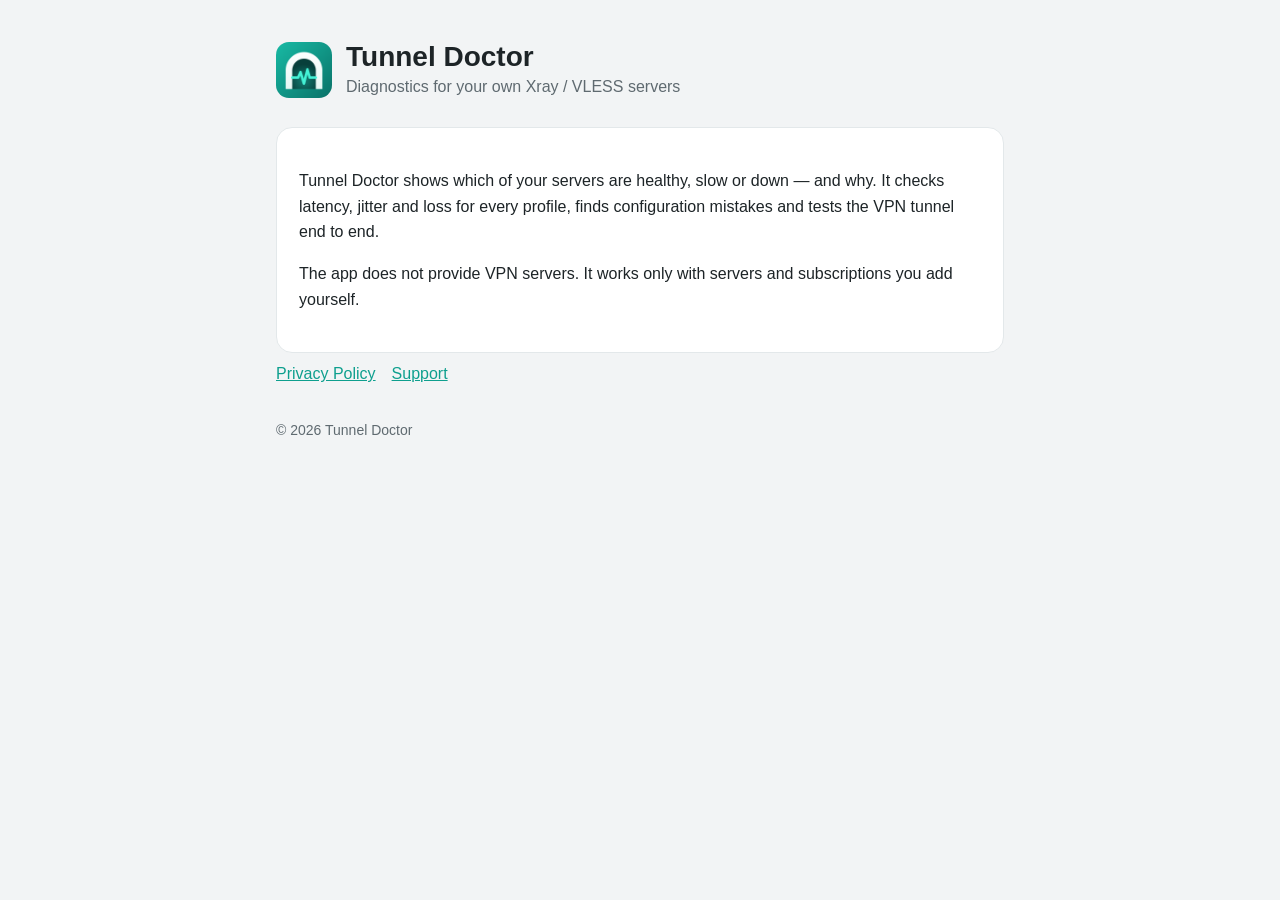
<file: index.html>
<!doctype html>
<html lang="en">
<head>
<meta charset="utf-8"><meta name="viewport" content="width=device-width,initial-scale=1">
<title>Tunnel Doctor</title>
<link rel="stylesheet" href="style.css"><link rel="icon" href="icon.png">
</head>
<body><main>
<header><img src="icon.png" alt=""><div><h1>Tunnel Doctor</h1><div class="muted">Diagnostics for your own Xray / VLESS servers</div></div></header>
<div class="card">
<p>Tunnel Doctor shows which of your servers are healthy, slow or down — and why. It checks latency, jitter and loss for every profile, finds configuration mistakes and tests the VPN tunnel end to end.</p>
<p>The app does not provide VPN servers. It works only with servers and subscriptions you add yourself.</p>
</div>
<nav><a href="privacy.html">Privacy Policy</a><a href="support.html">Support</a></nav>
<footer>© 2026 Tunnel Doctor</footer>
</main></body></html>
</file>
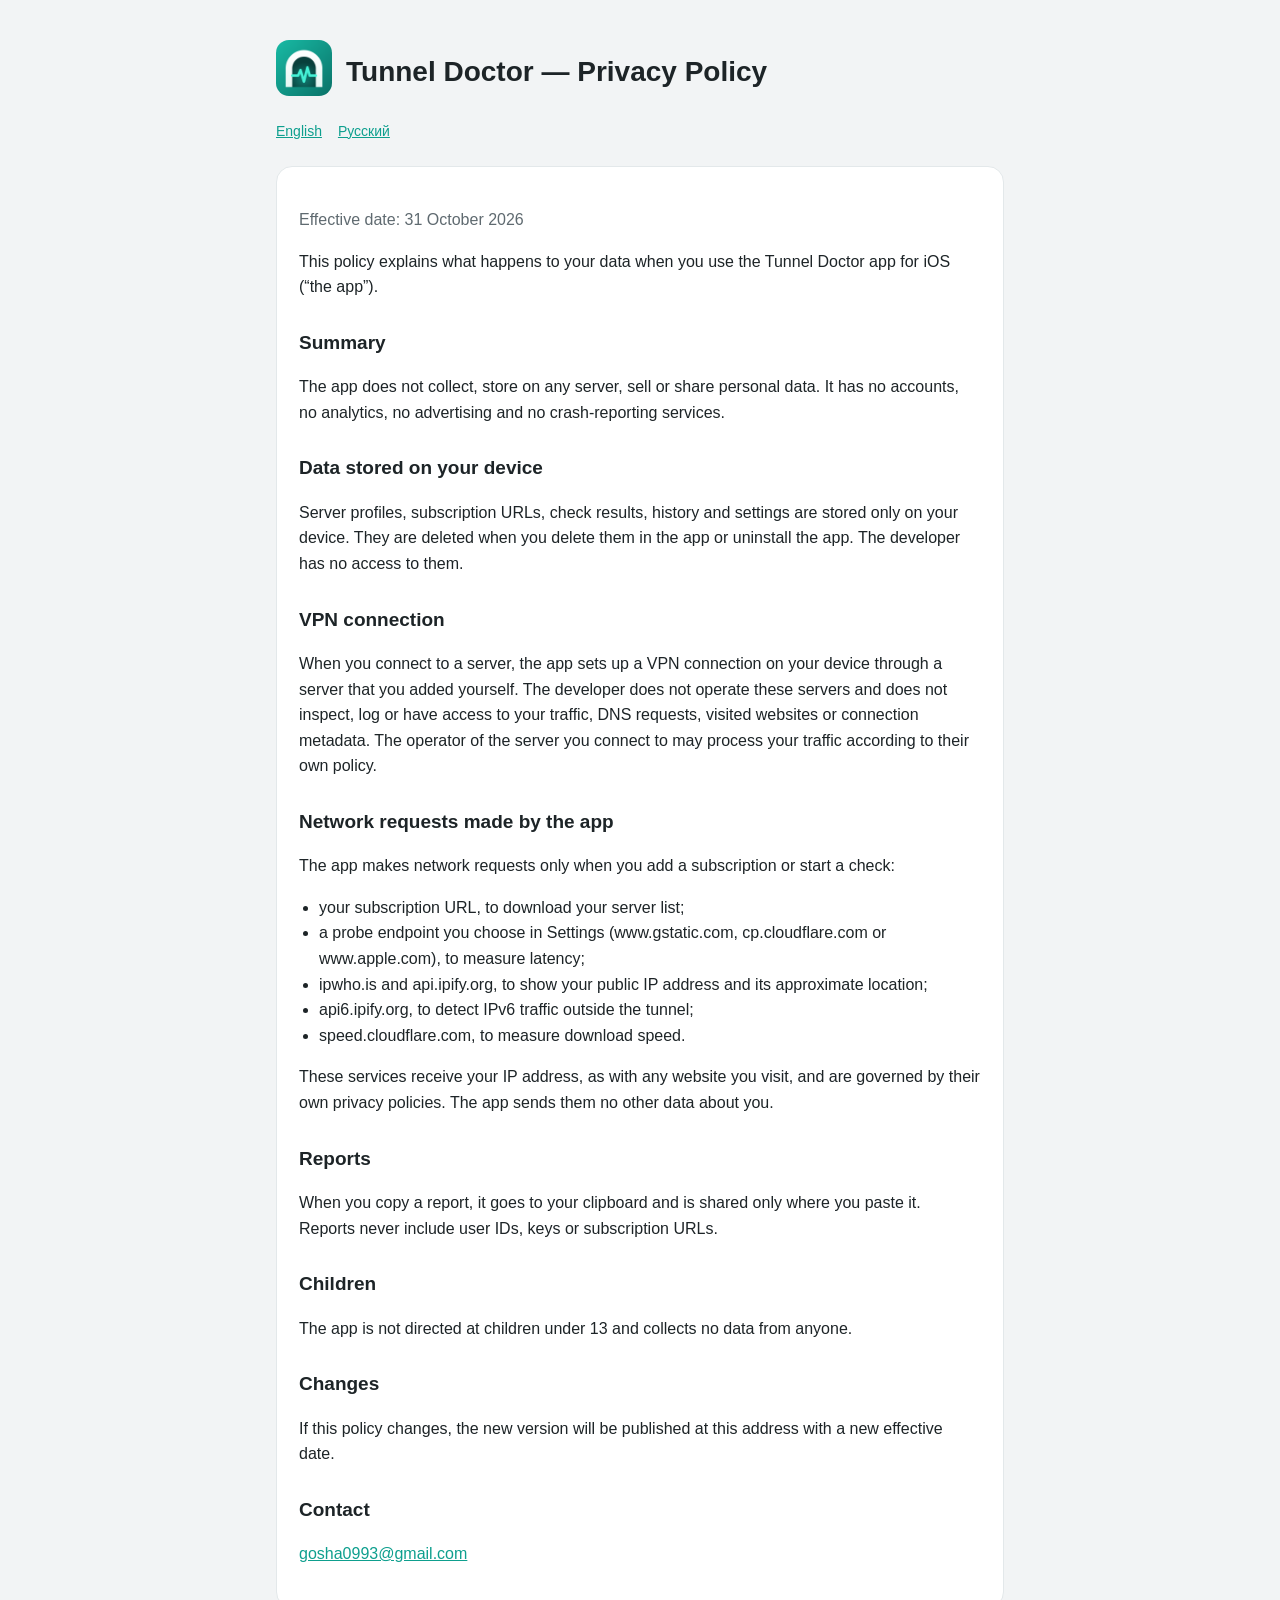
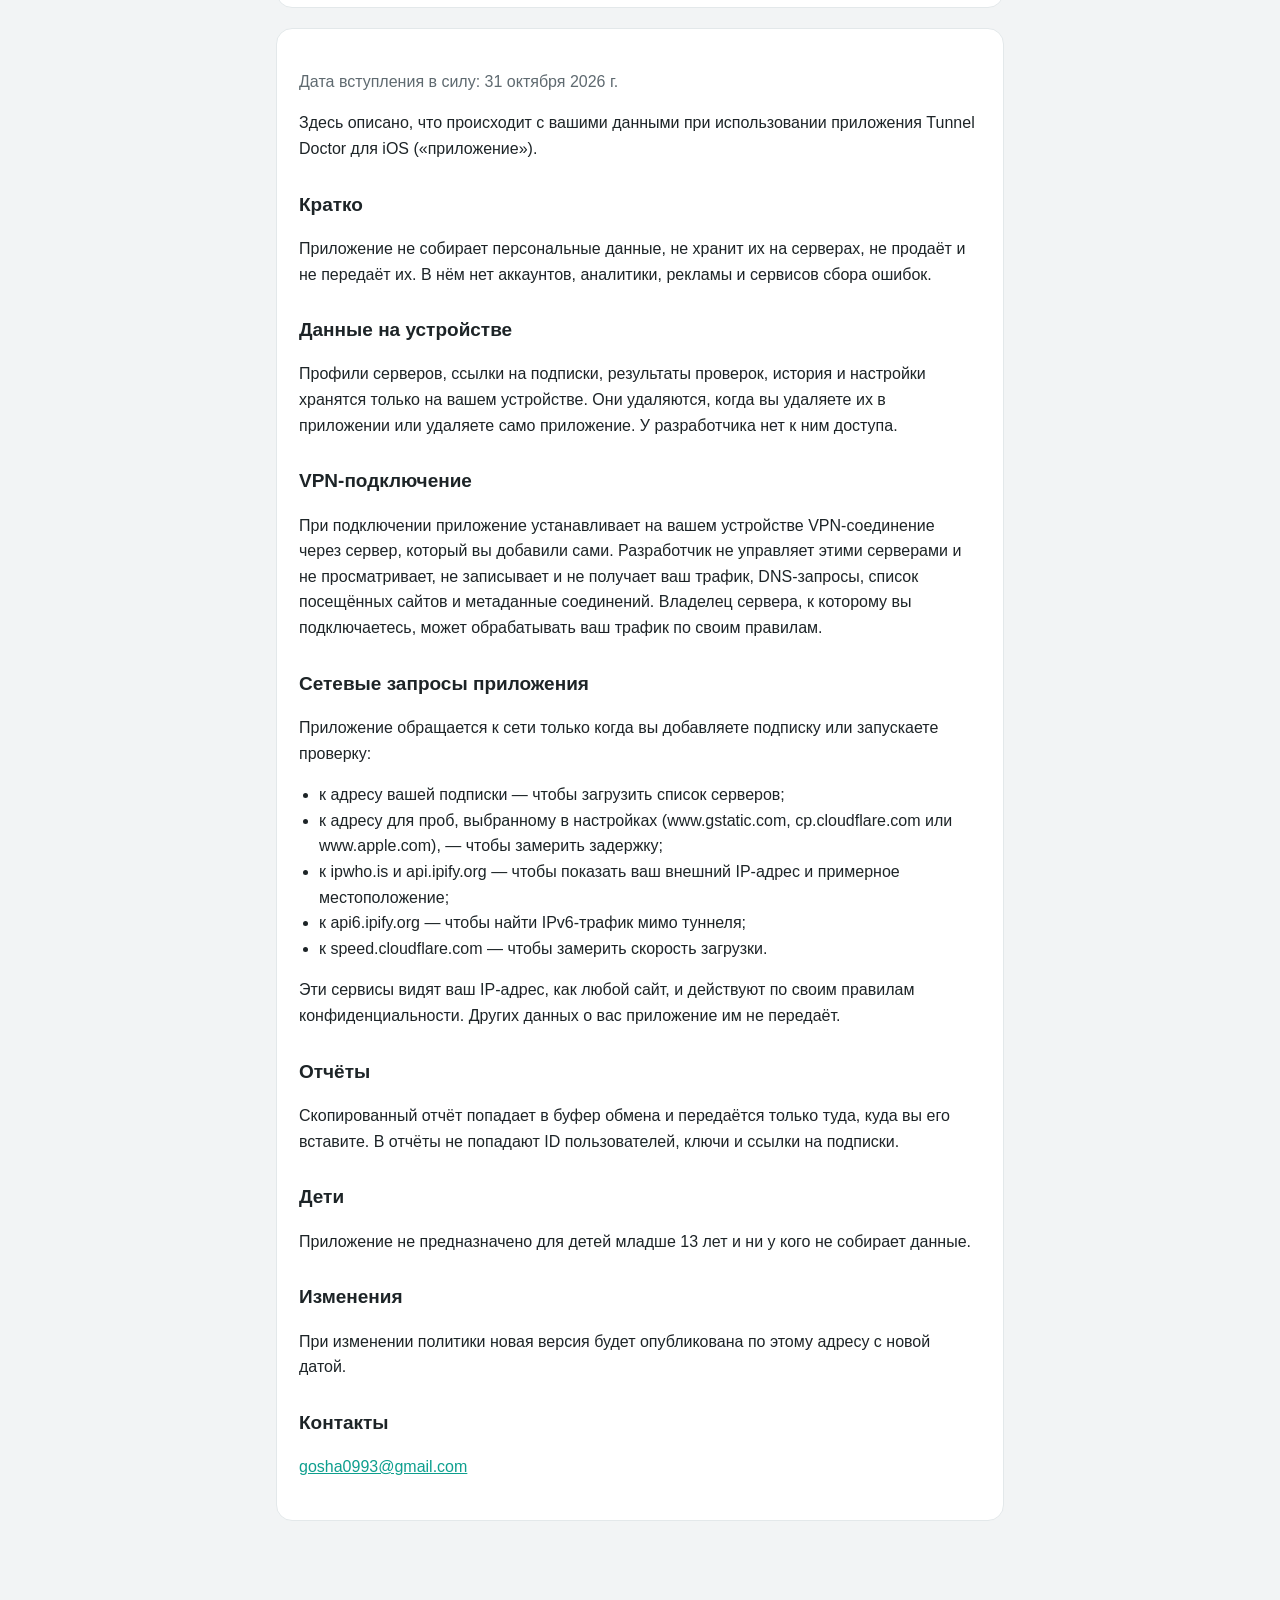
<file: privacy.html>
<!doctype html>
<html lang="en">
<head>
<meta charset="utf-8"><meta name="viewport" content="width=device-width,initial-scale=1">
<title>Tunnel Doctor Privacy Policy</title>
<link rel="stylesheet" href="style.css"><link rel="icon" href="icon.png">
</head>
<body><main>
<header><a href="index.html"><img src="icon.png" alt=""></a><h1>Tunnel Doctor — Privacy Policy</h1></header>
<nav class="lang"><a href="#en">English</a><a href="#ru">Русский</a></nav>

<div class="card" id="en">
<p class="muted">Effective date: 31 October 2026</p>
<p>This policy explains what happens to your data when you use the Tunnel Doctor app for iOS (“the app”).</p>
<h2>Summary</h2>
<p>The app does not collect, store on any server, sell or share personal data. It has no accounts, no analytics, no advertising and no crash-reporting services.</p>
<h2>Data stored on your device</h2>
<p>Server profiles, subscription URLs, check results, history and settings are stored only on your device. They are deleted when you delete them in the app or uninstall the app. The developer has no access to them.</p>
<h2>VPN connection</h2>
<p>When you connect to a server, the app sets up a VPN connection on your device through a server that you added yourself. The developer does not operate these servers and does not inspect, log or have access to your traffic, DNS requests, visited websites or connection metadata. The operator of the server you connect to may process your traffic according to their own policy.</p>
<h2>Network requests made by the app</h2>
<p>The app makes network requests only when you add a subscription or start a check:</p>
<ul>
<li>your subscription URL, to download your server list;</li>
<li>a probe endpoint you choose in Settings (www.gstatic.com, cp.cloudflare.com or www.apple.com), to measure latency;</li>
<li>ipwho.is and api.ipify.org, to show your public IP address and its approximate location;</li>
<li>api6.ipify.org, to detect IPv6 traffic outside the tunnel;</li>
<li>speed.cloudflare.com, to measure download speed.</li>
</ul>
<p>These services receive your IP address, as with any website you visit, and are governed by their own privacy policies. The app sends them no other data about you.</p>
<h2>Reports</h2>
<p>When you copy a report, it goes to your clipboard and is shared only where you paste it. Reports never include user IDs, keys or subscription URLs.</p>
<h2>Children</h2>
<p>The app is not directed at children under 13 and collects no data from anyone.</p>
<h2>Changes</h2>
<p>If this policy changes, the new version will be published at this address with a new effective date.</p>
<h2>Contact</h2>
<p><a href="mailto:gosha0993@gmail.com">gosha0993@gmail.com</a></p>
</div>

<div class="card" id="ru" lang="ru">
<p class="muted">Дата вступления в силу: 31 октября 2026 г.</p>
<p>Здесь описано, что происходит с вашими данными при использовании приложения Tunnel Doctor для iOS («приложение»).</p>
<h2>Кратко</h2>
<p>Приложение не собирает персональные данные, не хранит их на серверах, не продаёт и не передаёт их. В нём нет аккаунтов, аналитики, рекламы и сервисов сбора ошибок.</p>
<h2>Данные на устройстве</h2>
<p>Профили серверов, ссылки на подписки, результаты проверок, история и настройки хранятся только на вашем устройстве. Они удаляются, когда вы удаляете их в приложении или удаляете само приложение. У разработчика нет к ним доступа.</p>
<h2>VPN-подключение</h2>
<p>При подключении приложение устанавливает на вашем устройстве VPN-соединение через сервер, который вы добавили сами. Разработчик не управляет этими серверами и не просматривает, не записывает и не получает ваш трафик, DNS-запросы, список посещённых сайтов и метаданные соединений. Владелец сервера, к которому вы подключаетесь, может обрабатывать ваш трафик по своим правилам.</p>
<h2>Сетевые запросы приложения</h2>
<p>Приложение обращается к сети только когда вы добавляете подписку или запускаете проверку:</p>
<ul>
<li>к адресу вашей подписки — чтобы загрузить список серверов;</li>
<li>к адресу для проб, выбранному в настройках (www.gstatic.com, cp.cloudflare.com или www.apple.com), — чтобы замерить задержку;</li>
<li>к ipwho.is и api.ipify.org — чтобы показать ваш внешний IP-адрес и примерное местоположение;</li>
<li>к api6.ipify.org — чтобы найти IPv6-трафик мимо туннеля;</li>
<li>к speed.cloudflare.com — чтобы замерить скорость загрузки.</li>
</ul>
<p>Эти сервисы видят ваш IP-адрес, как любой сайт, и действуют по своим правилам конфиденциальности. Других данных о вас приложение им не передаёт.</p>
<h2>Отчёты</h2>
<p>Скопированный отчёт попадает в буфер обмена и передаётся только туда, куда вы его вставите. В отчёты не попадают ID пользователей, ключи и ссылки на подписки.</p>
<h2>Дети</h2>
<p>Приложение не предназначено для детей младше 13 лет и ни у кого не собирает данные.</p>
<h2>Изменения</h2>
<p>При изменении политики новая версия будет опубликована по этому адресу с новой датой.</p>
<h2>Контакты</h2>
<p><a href="mailto:gosha0993@gmail.com">gosha0993@gmail.com</a></p>
</div>
</main></body></html>
</file>
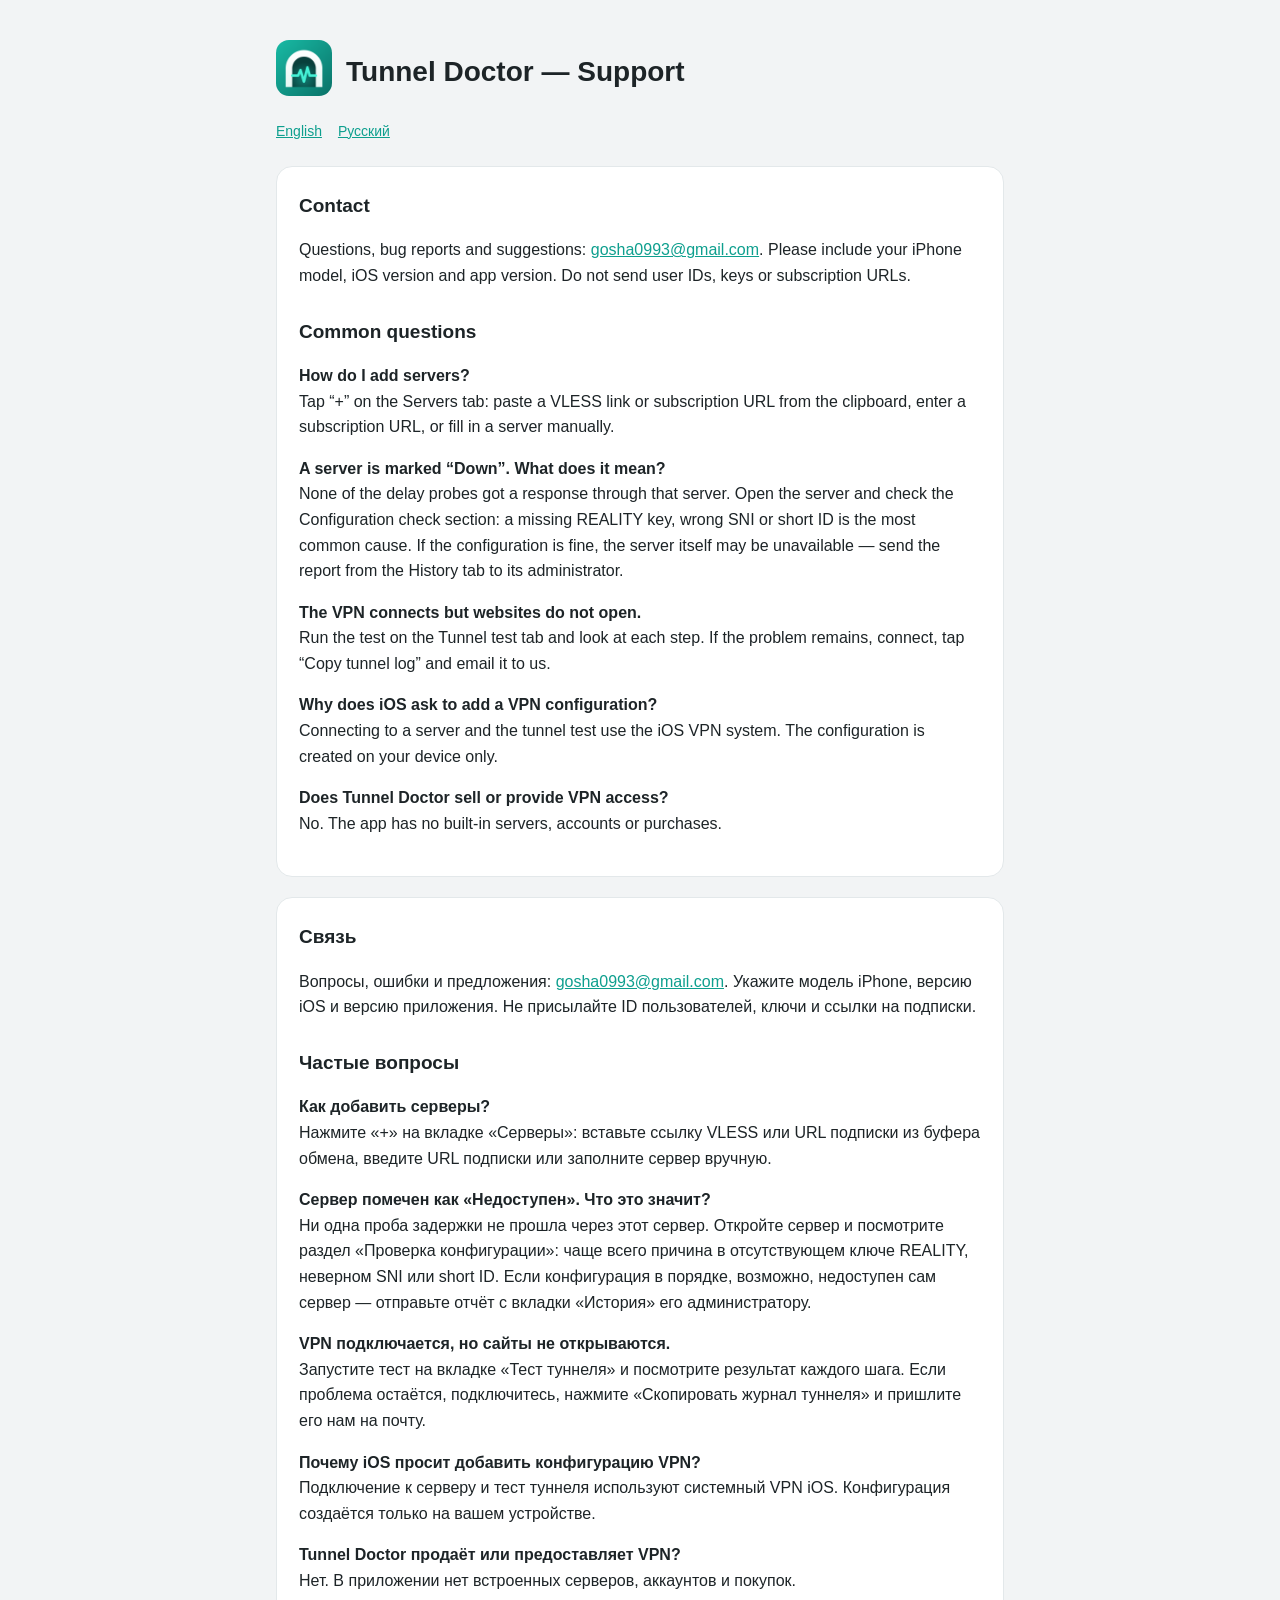
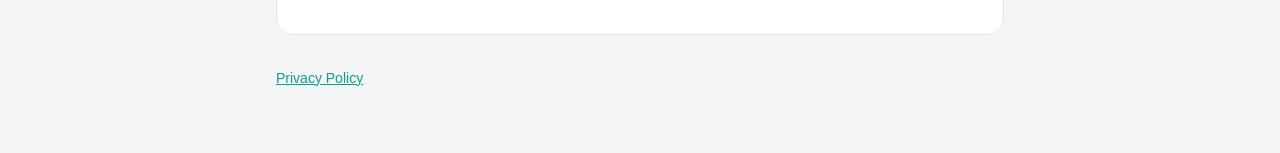
<file: support.html>
<!doctype html>
<html lang="en">
<head>
<meta charset="utf-8"><meta name="viewport" content="width=device-width,initial-scale=1">
<title>Tunnel Doctor Support</title>
<link rel="stylesheet" href="style.css"><link rel="icon" href="icon.png">
</head>
<body><main>
<header><a href="index.html"><img src="icon.png" alt=""></a><h1>Tunnel Doctor — Support</h1></header>
<nav class="lang"><a href="#en">English</a><a href="#ru">Русский</a></nav>

<div class="card" id="en">
<h2 style="margin-top:0">Contact</h2>
<p>Questions, bug reports and suggestions: <a href="mailto:gosha0993@gmail.com">gosha0993@gmail.com</a>. Please include your iPhone model, iOS version and app version. Do not send user IDs, keys or subscription URLs.</p>

<h2>Common questions</h2>
<p><b>How do I add servers?</b><br>Tap “+” on the Servers tab: paste a VLESS link or subscription URL from the clipboard, enter a subscription URL, or fill in a server manually.</p>
<p><b>A server is marked “Down”. What does it mean?</b><br>None of the delay probes got a response through that server. Open the server and check the Configuration check section: a missing REALITY key, wrong SNI or short ID is the most common cause. If the configuration is fine, the server itself may be unavailable — send the report from the History tab to its administrator.</p>
<p><b>The VPN connects but websites do not open.</b><br>Run the test on the Tunnel test tab and look at each step. If the problem remains, connect, tap “Copy tunnel log” and email it to us.</p>
<p><b>Why does iOS ask to add a VPN configuration?</b><br>Connecting to a server and the tunnel test use the iOS VPN system. The configuration is created on your device only.</p>
<p><b>Does Tunnel Doctor sell or provide VPN access?</b><br>No. The app has no built-in servers, accounts or purchases.</p>
</div>

<div class="card" id="ru" lang="ru">
<h2 style="margin-top:0">Связь</h2>
<p>Вопросы, ошибки и предложения: <a href="mailto:gosha0993@gmail.com">gosha0993@gmail.com</a>. Укажите модель iPhone, версию iOS и версию приложения. Не присылайте ID пользователей, ключи и ссылки на подписки.</p>

<h2>Частые вопросы</h2>
<p><b>Как добавить серверы?</b><br>Нажмите «+» на вкладке «Серверы»: вставьте ссылку VLESS или URL подписки из буфера обмена, введите URL подписки или заполните сервер вручную.</p>
<p><b>Сервер помечен как «Недоступен». Что это значит?</b><br>Ни одна проба задержки не прошла через этот сервер. Откройте сервер и посмотрите раздел «Проверка конфигурации»: чаще всего причина в отсутствующем ключе REALITY, неверном SNI или short ID. Если конфигурация в порядке, возможно, недоступен сам сервер — отправьте отчёт с вкладки «История» его администратору.</p>
<p><b>VPN подключается, но сайты не открываются.</b><br>Запустите тест на вкладке «Тест туннеля» и посмотрите результат каждого шага. Если проблема остаётся, подключитесь, нажмите «Скопировать журнал туннеля» и пришлите его нам на почту.</p>
<p><b>Почему iOS просит добавить конфигурацию VPN?</b><br>Подключение к серверу и тест туннеля используют системный VPN iOS. Конфигурация создаётся только на вашем устройстве.</p>
<p><b>Tunnel Doctor продаёт или предоставляет VPN?</b><br>Нет. В приложении нет встроенных серверов, аккаунтов и покупок.</p>
</div>
<footer><a href="privacy.html">Privacy Policy</a></footer>
</main></body></html>
</file>
<file: style.css>
:root{--bg:#f2f4f5;--card:#fff;--text:#1d2427;--muted:#5f6a70;--brand:#0e9f8e;--line:#e3e8ea}
@media (prefers-color-scheme:dark){:root{--bg:#0f1517;--card:#182124;--text:#e7eef0;--muted:#9aa8ad;--brand:#2fc4b0;--line:#26323a}}
*{box-sizing:border-box}
body{margin:0;background:var(--bg);color:var(--text);font:16px/1.6 -apple-system,BlinkMacSystemFont,"Segoe UI",Inter,Roboto,sans-serif}
main{max-width:760px;margin:0 auto;padding:40px 16px 64px}
header{display:flex;align-items:center;gap:14px;margin-bottom:28px}
header img{width:56px;height:56px;border-radius:13px}
header a{color:inherit;text-decoration:none}
h1{font-size:28px;line-height:1.2;margin:0}
h2{font-size:19px;margin:28px 0 8px}
.card{background:var(--card);border:1px solid var(--line);border-radius:16px;padding:24px 22px;margin-bottom:20px}
.muted{color:var(--muted)}
a{color:var(--brand)}
nav{display:flex;gap:16px;flex-wrap:wrap;margin:-12px 0 24px}
.lang{font-size:14px}
ul{padding-left:20px}
footer{color:var(--muted);font-size:14px;margin-top:32px}
</file>
